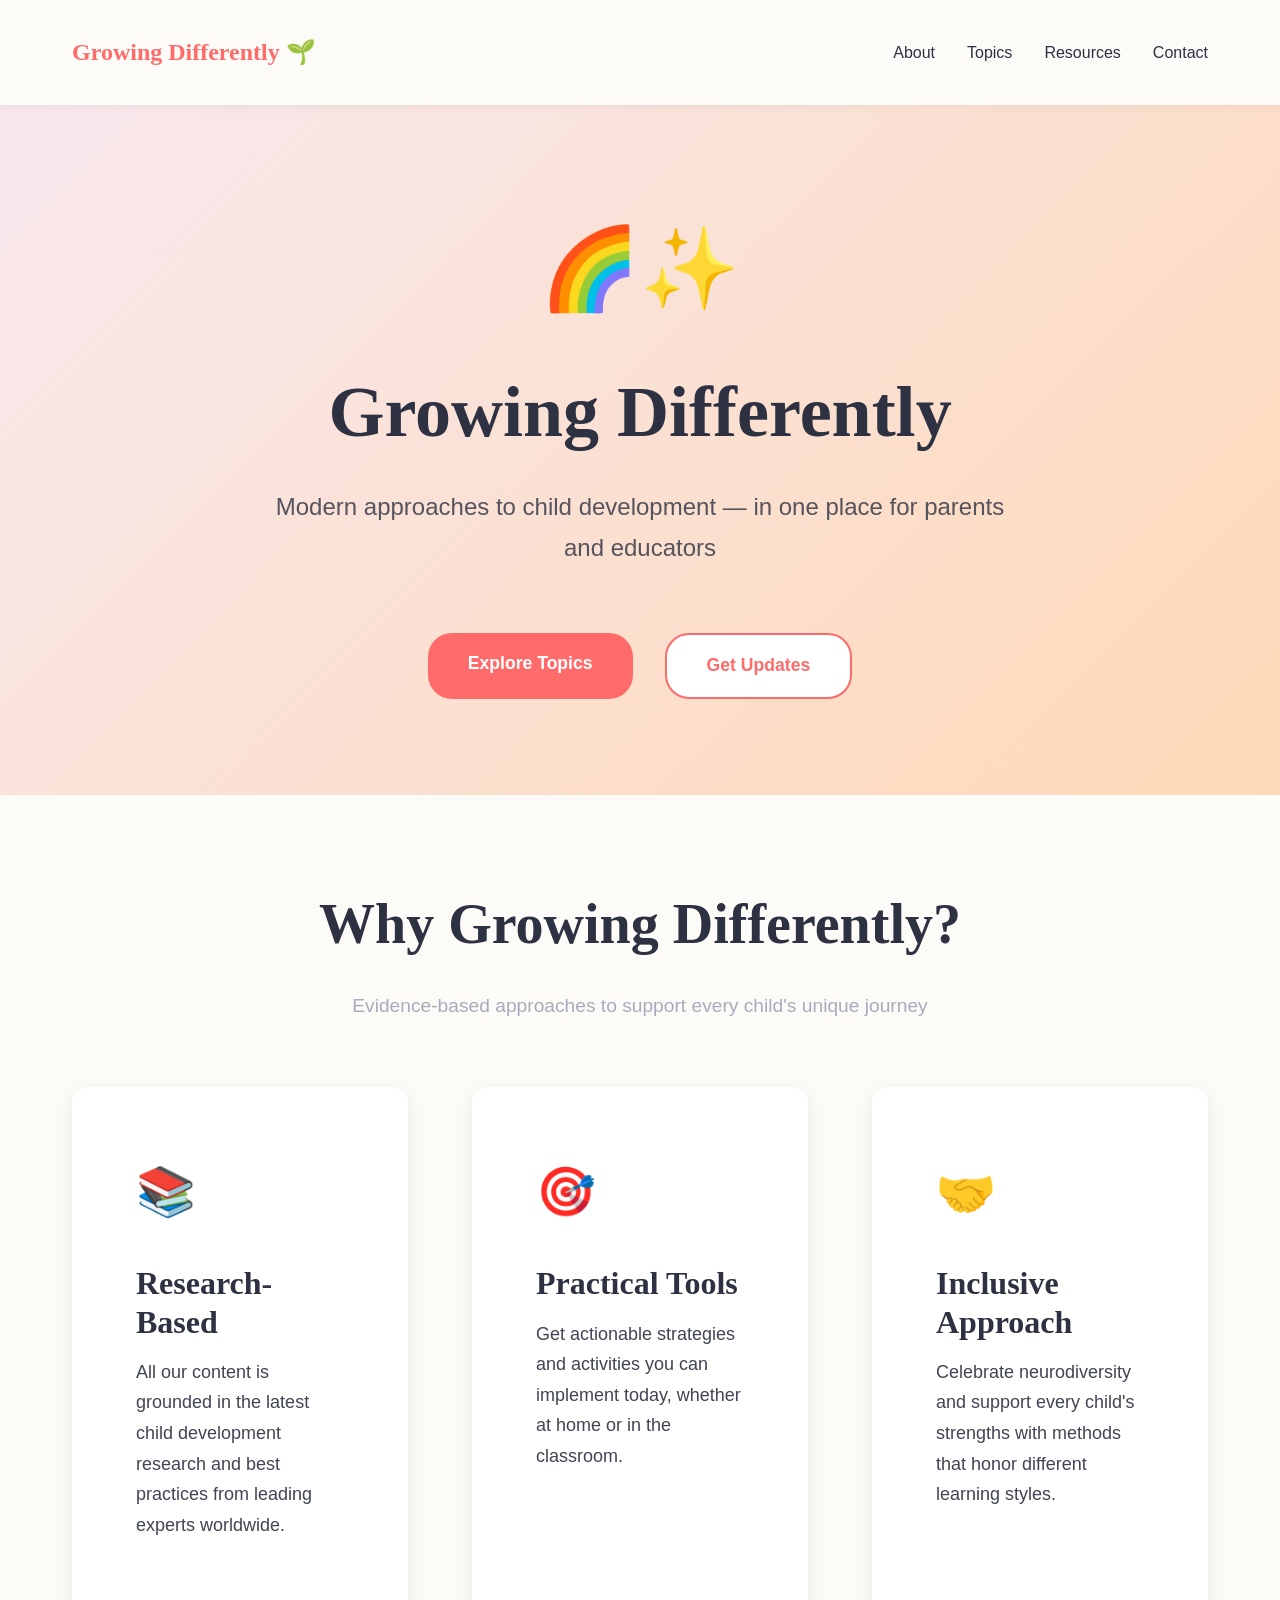
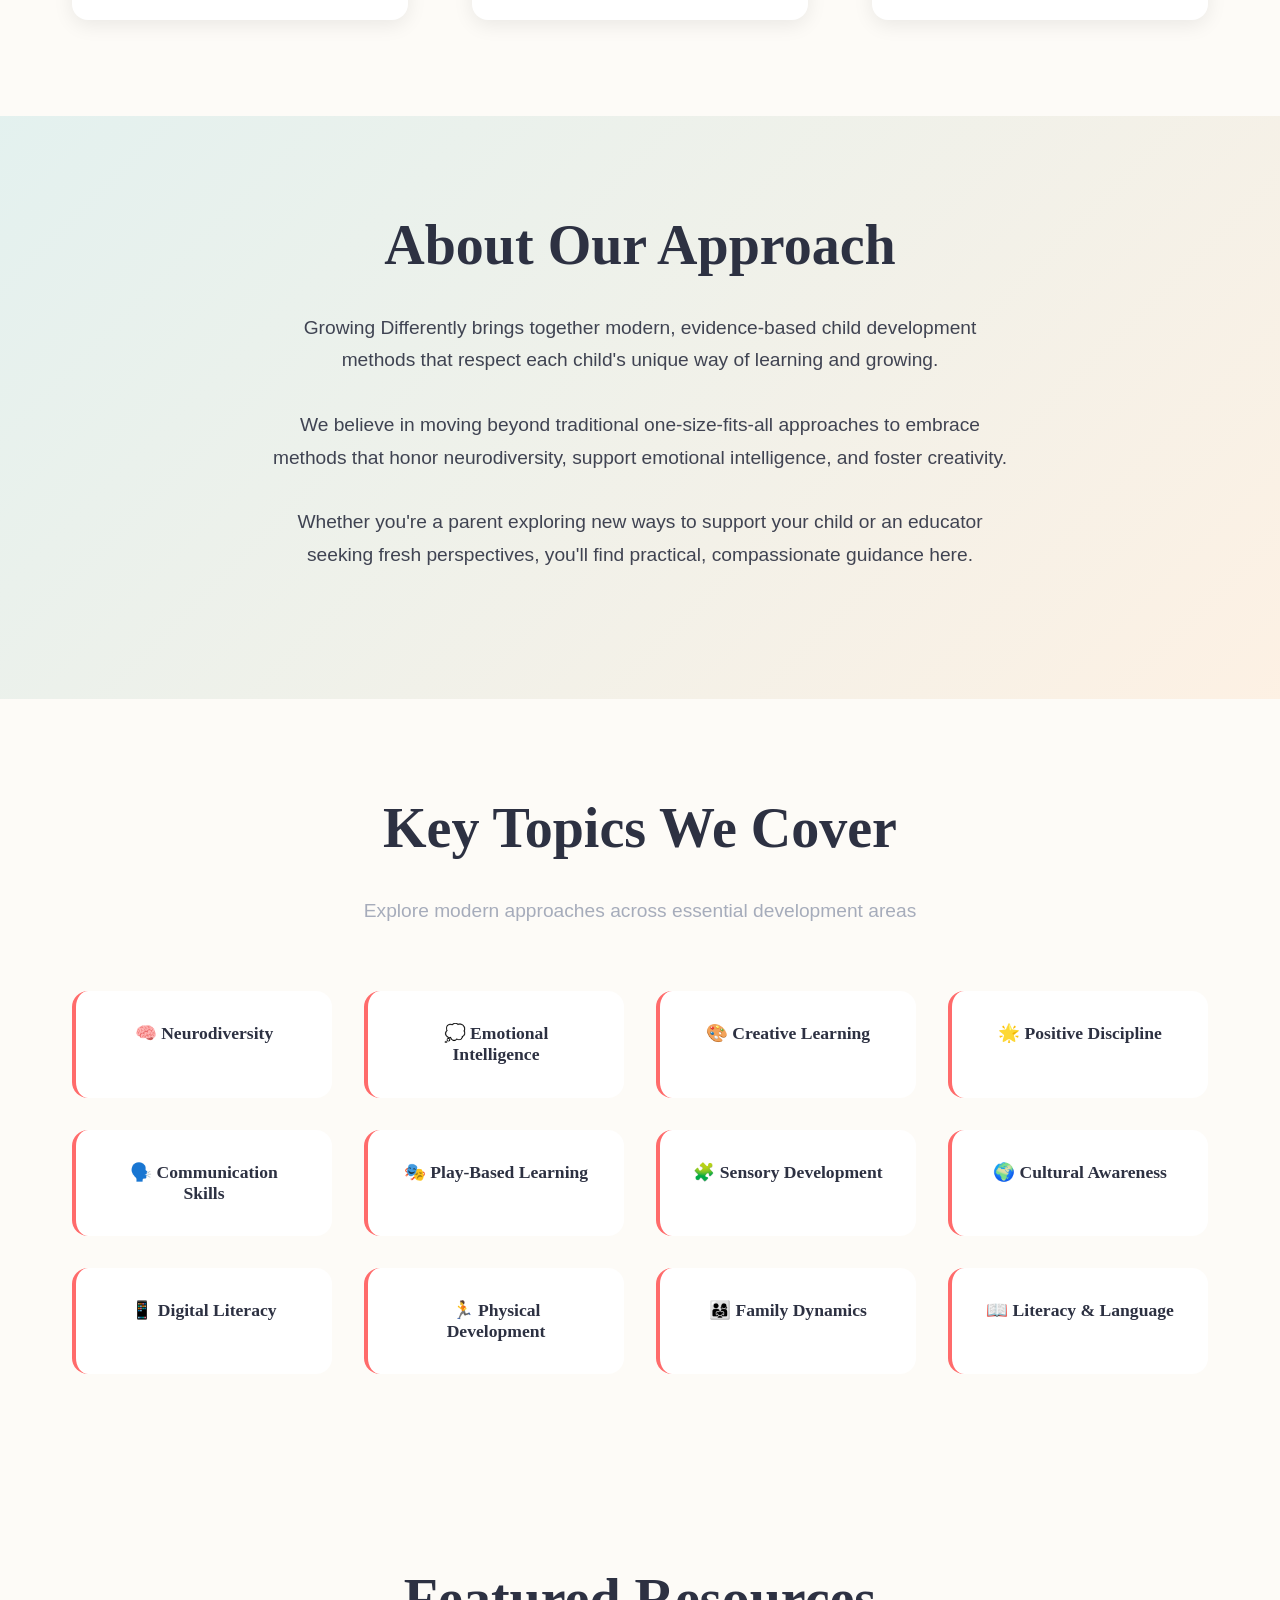
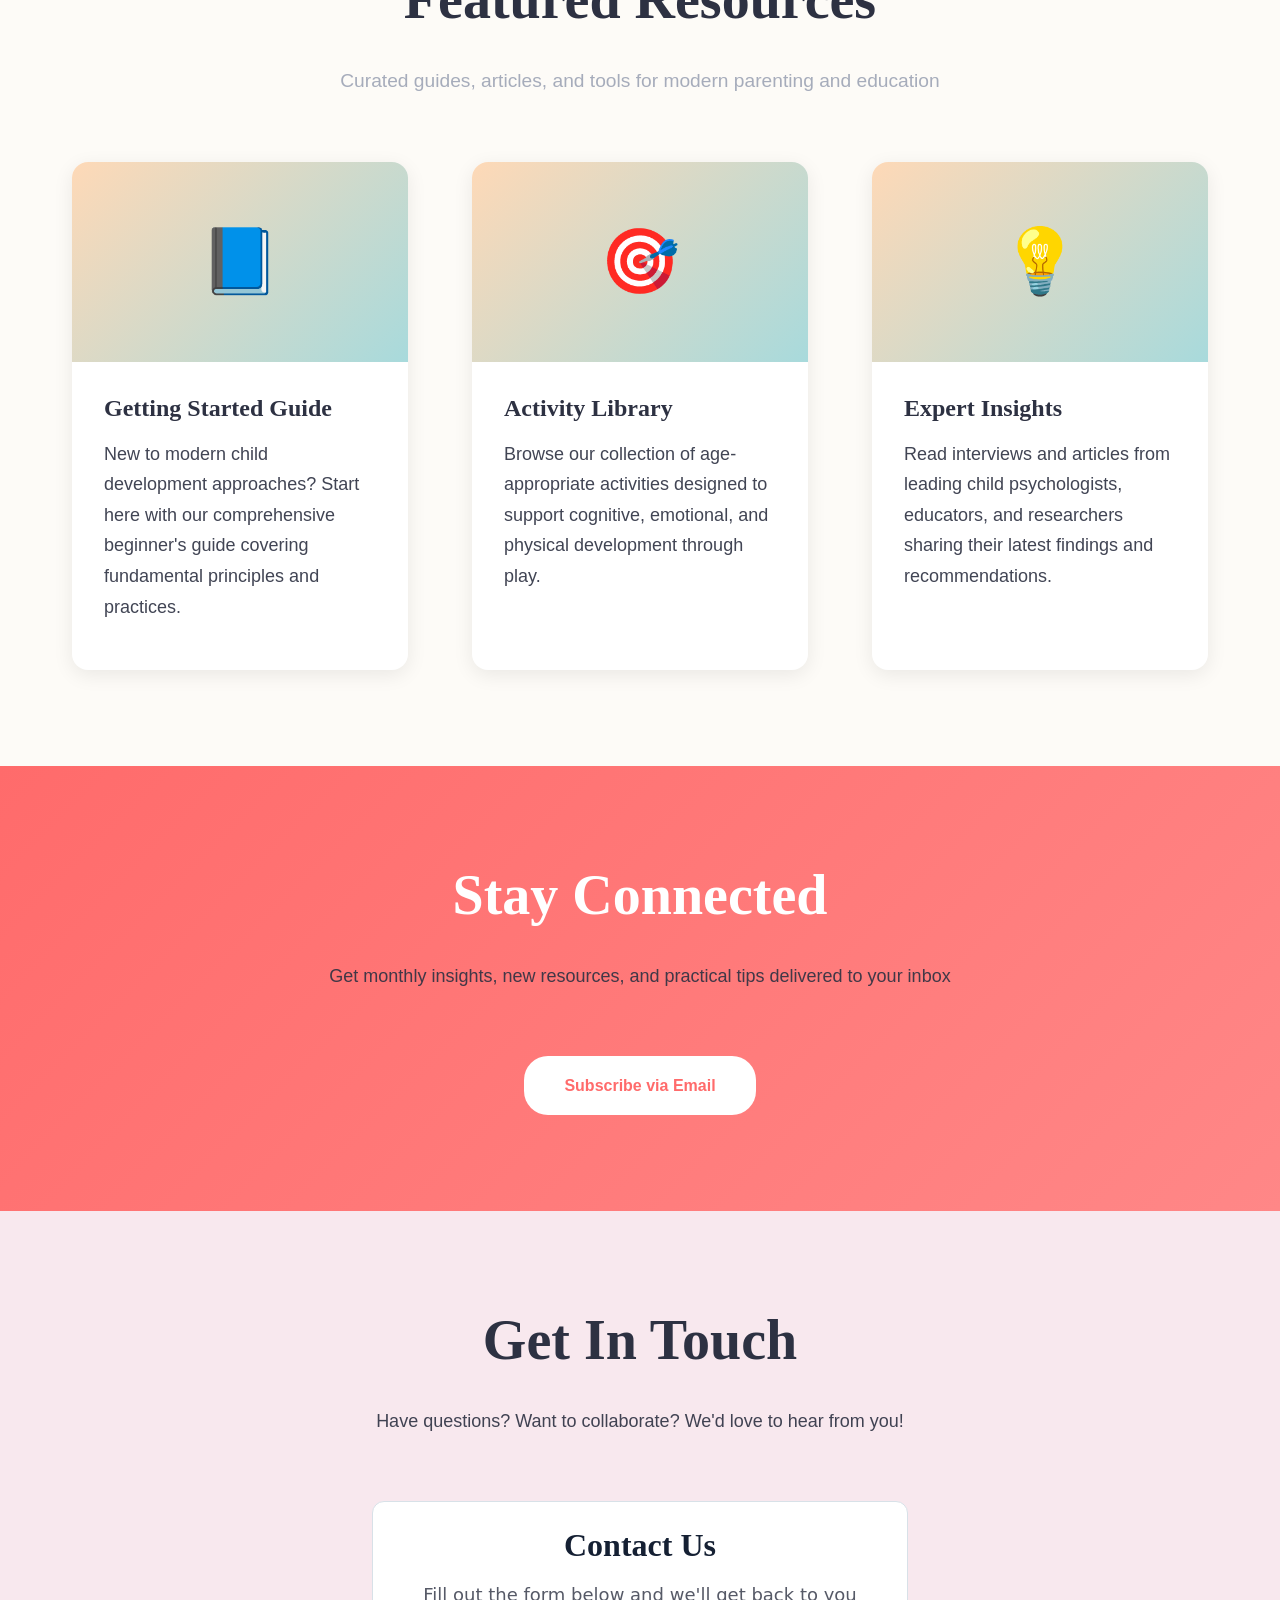
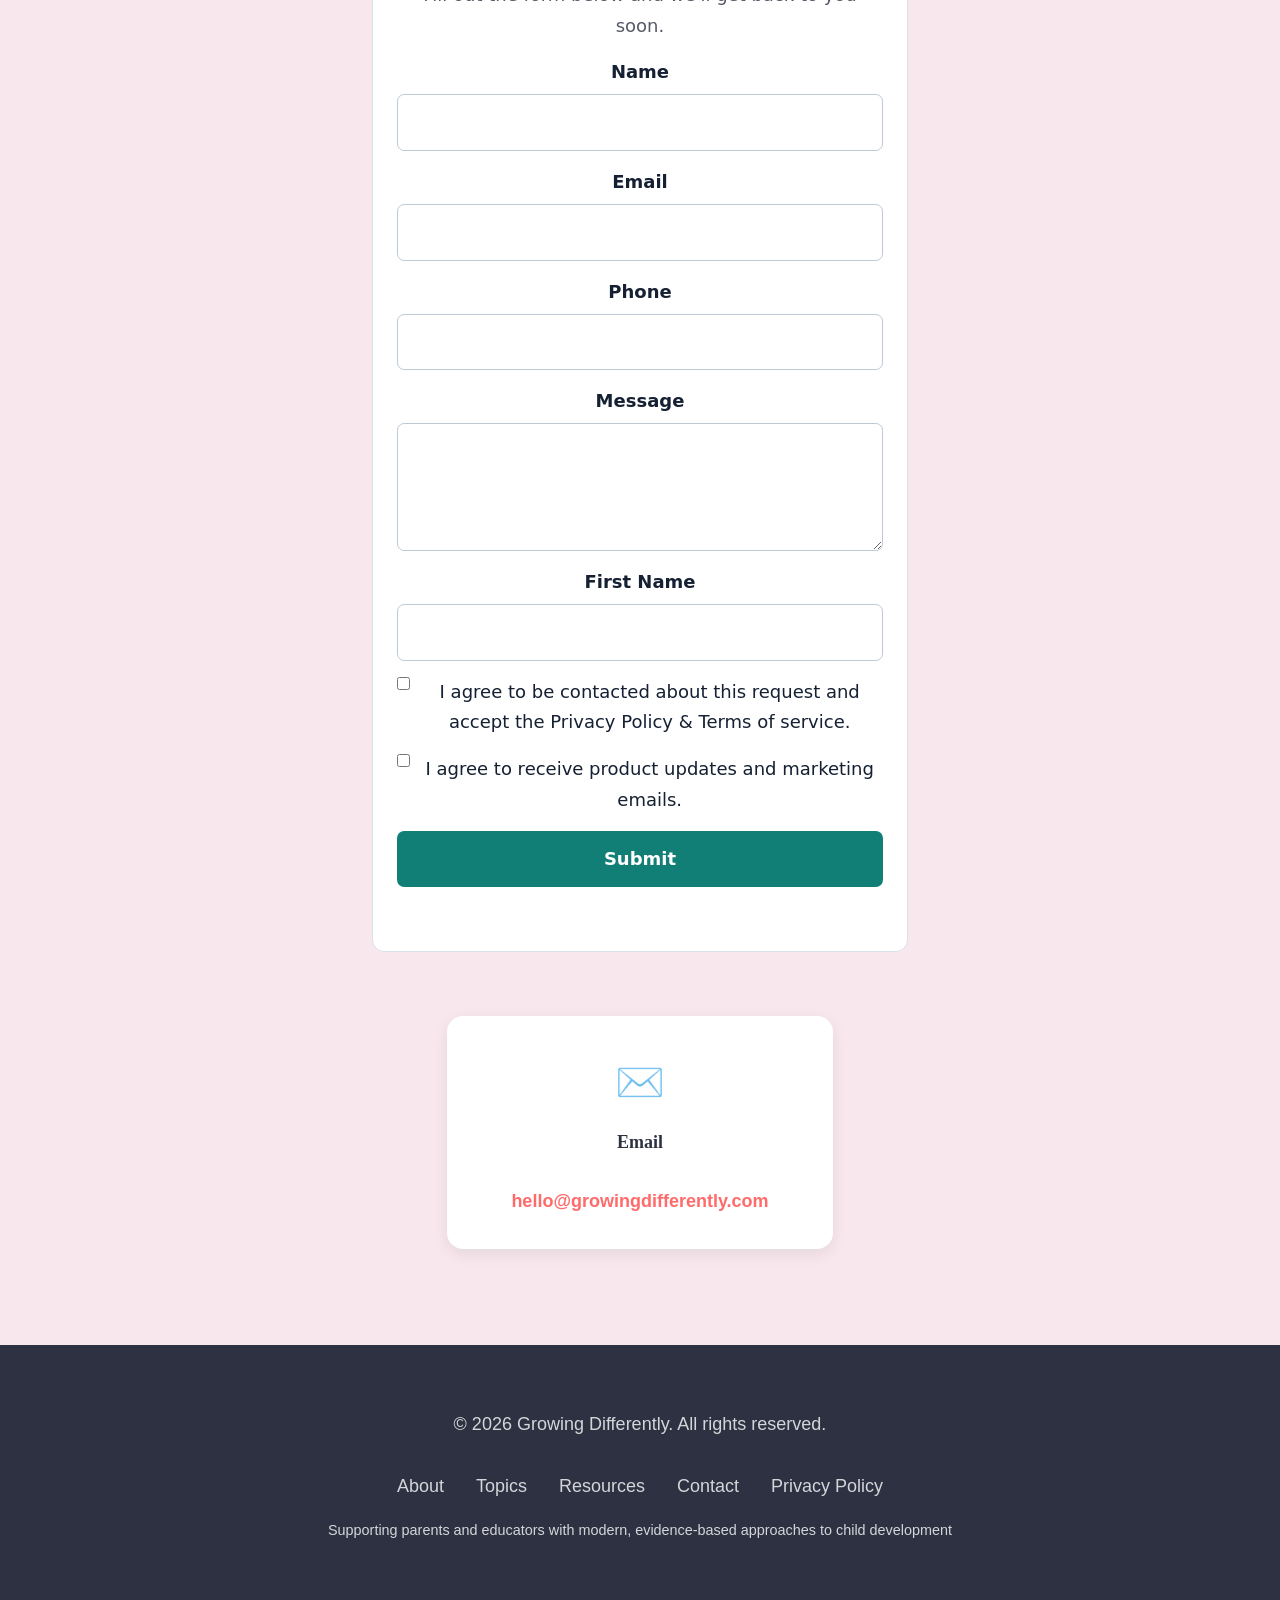
<file: index.html>
<!DOCTYPE html>
<html lang="en">
<head>
    <meta charset="UTF-8">
    <meta name="viewport" content="width=device-width, initial-scale=1.0">
    <title>Growing Differently - Modern Child Development</title>
    <meta name="description" content="Modern approaches to child development — in one place for parents and educators">

    <style>
        /* CSS Reset & Base Styles */
        * {
            margin: 0;
            padding: 0;
            box-sizing: border-box;
        }

        :root {
            /* Warm, friendly color palette */
            --color-primary: #FF6B6B;        /* Coral - bright accent */
            --color-secondary: #FED9B7;      /* Peach pastel */
            --color-tertiary: #F8E8EE;       /* Light pink pastel */
            --color-accent: #A8DADC;         /* Soft blue */
            --color-dark: #2D3142;           /* Deep navy for text */
            --color-light: #FDFBF7;          /* Warm white */
            --color-gray: #9DA4B5;           /* Soft gray */

            /* Typography */
            --font-primary: -apple-system, BlinkMacSystemFont, 'Segoe UI', Roboto, 'Helvetica Neue', Arial, sans-serif;
            --font-heading: 'Georgia', serif;

            /* Spacing */
            --spacing-xs: 0.5rem;
            --spacing-sm: 1rem;
            --spacing-md: 2rem;
            --spacing-lg: 4rem;
            --spacing-xl: 6rem;

            /* Border radius */
            --radius-sm: 8px;
            --radius-md: 16px;
            --radius-lg: 24px;
        }

        body {
            font-family: var(--font-primary);
            color: var(--color-dark);
            background-color: var(--color-light);
            line-height: 1.7;
            font-size: 18px;
        }

        /* Typography */
        h1, h2, h3, h4 {
            font-family: var(--font-heading);
            line-height: 1.2;
            margin-bottom: var(--spacing-md);
            font-weight: 600;
        }

        h1 {
            font-size: clamp(2.5rem, 6vw, 4.5rem);
            color: var(--color-dark);
        }

        h2 {
            font-size: clamp(2rem, 5vw, 3.5rem);
            color: var(--color-dark);
        }

        h3 {
            font-size: clamp(1.5rem, 4vw, 2rem);
        }

        p {
            margin-bottom: var(--spacing-sm);
            color: var(--color-dark);
            opacity: 0.9;
        }

        /* Container */
        .container {
            max-width: 1200px;
            margin: 0 auto;
            padding: 0 var(--spacing-md);
        }

        /* Header & Navigation */
        header {
            background-color: var(--color-light);
            padding: var(--spacing-md) 0;
            position: sticky;
            top: 0;
            z-index: 100;
            box-shadow: 0 2px 10px rgba(0,0,0,0.05);
        }

        nav {
            display: flex;
            justify-content: space-between;
            align-items: center;
        }

        .logo {
            font-size: 1.5rem;
            font-weight: 700;
            color: var(--color-primary);
            text-decoration: none;
            font-family: var(--font-heading);
        }

        .nav-links {
            display: flex;
            gap: var(--spacing-md);
            list-style: none;
        }

        .nav-links a {
            text-decoration: none;
            color: var(--color-dark);
            font-weight: 500;
            transition: color 0.3s ease;
            font-size: 1rem;
        }

        .nav-links a:hover {
            color: var(--color-primary);
        }

        /* Hero Section */
        .hero {
            padding: var(--spacing-xl) 0;
            background: linear-gradient(135deg, var(--color-tertiary) 0%, var(--color-secondary) 100%);
            text-align: center;
        }

        .hero-content {
            max-width: 800px;
            margin: 0 auto;
        }

        .tagline {
            font-size: clamp(1.2rem, 3vw, 1.5rem);
            color: var(--color-dark);
            opacity: 0.8;
            margin-bottom: var(--spacing-lg);
            font-weight: 400;
        }

        .hero-illustration {
            font-size: 5rem;
            margin-bottom: var(--spacing-md);
        }

        /* Buttons */
        .btn {
            display: inline-block;
            padding: 1rem 2.5rem;
            text-decoration: none;
            border-radius: var(--radius-lg);
            font-weight: 600;
            transition: all 0.3s ease;
            font-size: 1.1rem;
            border: none;
            cursor: pointer;
        }

        .btn-primary {
            background-color: var(--color-primary);
            color: white;
        }

        .btn-primary:hover {
            background-color: #ff5252;
            transform: translateY(-2px);
            box-shadow: 0 10px 25px rgba(255, 107, 107, 0.3);
        }

        .btn-secondary {
            background-color: white;
            color: var(--color-primary);
            border: 2px solid var(--color-primary);
        }

        .btn-secondary:hover {
            background-color: var(--color-primary);
            color: white;
        }

        .hero-buttons {
            display: flex;
            gap: var(--spacing-md);
            justify-content: center;
            flex-wrap: wrap;
        }

        /* Section Styles */
        section {
            padding: var(--spacing-xl) 0;
        }

        .section-header {
            text-align: center;
            margin-bottom: var(--spacing-lg);
        }

        .section-subtitle {
            font-size: 1.2rem;
            color: var(--color-gray);
            max-width: 600px;
            margin: 0 auto;
        }

        /* Features Grid */
        .features-grid {
            display: grid;
            grid-template-columns: repeat(auto-fit, minmax(280px, 1fr));
            gap: var(--spacing-lg);
            margin-top: var(--spacing-lg);
        }

        .feature-card {
            background: white;
            padding: var(--spacing-lg);
            border-radius: var(--radius-md);
            box-shadow: 0 5px 20px rgba(0,0,0,0.08);
            transition: transform 0.3s ease, box-shadow 0.3s ease;
        }

        .feature-card:hover {
            transform: translateY(-5px);
            box-shadow: 0 10px 30px rgba(0,0,0,0.12);
        }

        .feature-icon {
            font-size: 3rem;
            margin-bottom: var(--spacing-md);
        }

        .feature-card h3 {
            margin-bottom: var(--spacing-sm);
        }

        /* About Section */
        .about {
            background-color: var(--color-accent);
            background: linear-gradient(135deg, rgba(168, 218, 220, 0.3) 0%, rgba(253, 217, 183, 0.3) 100%);
        }

        .about-content {
            max-width: 800px;
            margin: 0 auto;
            text-align: center;
        }

        .about-content p {
            font-size: 1.2rem;
            margin-bottom: var(--spacing-md);
        }

        /* Topics Section */
        .topics-grid {
            display: grid;
            grid-template-columns: repeat(auto-fit, minmax(250px, 1fr));
            gap: var(--spacing-md);
            margin-top: var(--spacing-lg);
        }

        .topic-tag {
            background: white;
            padding: var(--spacing-md);
            border-radius: var(--radius-md);
            text-align: center;
            border-left: 4px solid var(--color-primary);
            transition: all 0.3s ease;
        }

        .topic-tag:hover {
            background: var(--color-tertiary);
            transform: scale(1.05);
        }

        .topic-tag h4 {
            margin: 0;
            color: var(--color-dark);
            font-size: 1.1rem;
        }

        /* Resources Section */
        .resource-cards {
            display: grid;
            grid-template-columns: repeat(auto-fit, minmax(320px, 1fr));
            gap: var(--spacing-lg);
            margin-top: var(--spacing-lg);
        }

        .resource-card {
            background: white;
            border-radius: var(--radius-md);
            overflow: hidden;
            box-shadow: 0 5px 20px rgba(0,0,0,0.08);
            transition: transform 0.3s ease;
        }

        .resource-card:hover {
            transform: translateY(-5px);
        }

        .resource-image {
            width: 100%;
            height: 200px;
            background: linear-gradient(135deg, var(--color-secondary), var(--color-accent));
            display: flex;
            align-items: center;
            justify-content: center;
            font-size: 4rem;
        }

        .resource-content {
            padding: var(--spacing-md);
        }

        .resource-card h3 {
            margin-bottom: var(--spacing-sm);
            font-size: 1.5rem;
        }

        /* Newsletter Section */
        .newsletter {
            background: linear-gradient(135deg, var(--color-primary) 0%, #ff8787 100%);
            color: white;
            text-align: center;
        }

        .newsletter h2 {
            color: white;
        }

        .newsletter-form {
            max-width: 500px;
            margin: var(--spacing-lg) auto 0;
            display: flex;
            gap: var(--spacing-sm);
            flex-wrap: wrap;
            justify-content: center;
        }

        .newsletter-form input {
            flex: 1;
            min-width: 250px;
            padding: 1rem 1.5rem;
            border: none;
            border-radius: var(--radius-lg);
            font-size: 1rem;
            font-family: var(--font-primary);
        }

        .newsletter-form input:focus {
            outline: 3px solid rgba(255, 255, 255, 0.5);
        }

        .btn-newsletter {
            background-color: white;
            color: var(--color-primary);
            padding: 1rem 2.5rem;
            border: none;
            border-radius: var(--radius-lg);
            font-weight: 600;
            font-size: 1rem;
            cursor: pointer;
            transition: all 0.3s ease;
        }

        .btn-newsletter:hover {
            transform: translateY(-2px);
            box-shadow: 0 10px 25px rgba(0,0,0,0.2);
        }

        /* Contact Section */
        .contact {
            background-color: var(--color-tertiary);
        }

        .contact-content {
            max-width: 600px;
            margin: 0 auto;
            text-align: center;
        }

        .contact-methods {
            display: flex;
            gap: var(--spacing-md);
            justify-content: center;
            margin-top: var(--spacing-lg);
            flex-wrap: wrap;
        }

        .contact-card {
            background: white;
            padding: var(--spacing-md) var(--spacing-lg);
            border-radius: var(--radius-md);
            text-align: center;
            min-width: 200px;
            box-shadow: 0 5px 15px rgba(0,0,0,0.08);
        }

        .contact-icon {
            font-size: 2.5rem;
            margin-bottom: var(--spacing-sm);
        }

        .contact-card a {
            color: var(--color-primary);
            text-decoration: none;
            font-weight: 600;
        }

        .contact-card a:hover {
            text-decoration: underline;
        }

        /* Footer */
        footer {
            background-color: var(--color-dark);
            color: white;
            padding: var(--spacing-lg) 0;
            text-align: center;
        }

        footer p {
            color: white;
            opacity: 0.8;
        }

        .footer-links {
            display: flex;
            gap: var(--spacing-md);
            justify-content: center;
            margin-top: var(--spacing-md);
            flex-wrap: wrap;
        }

        .footer-links a {
            color: white;
            text-decoration: none;
            opacity: 0.8;
            transition: opacity 0.3s ease;
        }

        .footer-links a:hover {
            opacity: 1;
        }

        /* Responsive Design */
        @media (max-width: 768px) {
            .nav-links {
                gap: var(--spacing-sm);
            }

            .nav-links a {
                font-size: 0.9rem;
            }

            section {
                padding: var(--spacing-lg) 0;
            }

            .hero {
                padding: var(--spacing-lg) 0;
            }

            .newsletter-form {
                flex-direction: column;
            }

            .newsletter-form input {
                min-width: 100%;
            }

            .hero-buttons {
                flex-direction: column;
                align-items: center;
            }

            .btn {
                width: 100%;
                max-width: 300px;
            }
        }

        /* Smooth Scrolling */
        html {
            scroll-behavior: smooth;
        }

        /* Animation */
        @keyframes fadeInUp {
            from {
                opacity: 0;
                transform: translateY(30px);
            }
            to {
                opacity: 1;
                transform: translateY(0);
            }
        }

        .fade-in {
            animation: fadeInUp 0.8s ease-out;
        }

        /* Hosted Form Styles */
        .hosted-form {
            display: grid;
            gap: 1rem;
            max-width: 42rem;
            padding: 1.5rem;
            border: 1px solid #d8e1e8;
            border-radius: 0.75rem;
            font-family: system-ui, sans-serif;
            color: #152033;
            background: #fff;
            margin: var(--spacing-lg) auto 0;
        }
        .hosted-form label { display: grid; gap: 0.4rem; font-weight: 600; }
        .hosted-form input, .hosted-form textarea, .hosted-form select {
            padding: 0.75rem; border: 1px solid #bcc9d4; border-radius: 0.45rem; font: inherit;
        }
        .hosted-form textarea { min-height: 8rem; resize: vertical; }
        .hosted-form button {
            padding: 0.8rem 1.2rem; border: 0; border-radius: 0.45rem;
            color: #fff; background: #117f75; font: inherit; font-weight: 700; cursor: pointer;
        }
        .hosted-form button:disabled { cursor: wait; opacity: 0.65; }
        .hosted-form__consent { grid-template-columns: auto 1fr; align-items: start; font-weight: 400 !important; }
        .hosted-form__status { min-height: 1.5rem; margin: 0; }
        .hosted-form__status[data-state="error"] { color: #b42318; }
    </style>
</head>
<body>
    <!-- Header -->
    <header>
        <nav class="container">
            <a href="#" class="logo">Growing Differently 🌱</a>
            <ul class="nav-links">
                <li><a href="#about">About</a></li>
                <li><a href="#topics">Topics</a></li>
                <li><a href="#resources">Resources</a></li>
                <li><a href="#contact">Contact</a></li>
            </ul>
        </nav>
    </header>

    <!-- Hero Section -->
    <section class="hero">
        <div class="container hero-content fade-in">
            <div class="hero-illustration">🌈✨</div>
            <h1>Growing Differently</h1>
            <p class="tagline">Modern approaches to child development — in one place for parents and educators</p>
            <div class="hero-buttons">
                <a href="#topics" class="btn btn-primary">Explore Topics</a>
                <a href="#newsletter" class="btn btn-secondary">Get Updates</a>
            </div>
        </div>
    </section>

    <!-- Features Section -->
    <section id="features">
        <div class="container">
            <div class="section-header">
                <h2>Why Growing Differently?</h2>
                <p class="section-subtitle">Evidence-based approaches to support every child's unique journey</p>
            </div>
            <div class="features-grid">
                <div class="feature-card">
                    <div class="feature-icon">📚</div>
                    <h3>Research-Based</h3>
                    <p>All our content is grounded in the latest child development research and best practices from leading experts worldwide.</p>
                </div>
                <div class="feature-card">
                    <div class="feature-icon">🎯</div>
                    <h3>Practical Tools</h3>
                    <p>Get actionable strategies and activities you can implement today, whether at home or in the classroom.</p>
                </div>
                <div class="feature-card">
                    <div class="feature-icon">🤝</div>
                    <h3>Inclusive Approach</h3>
                    <p>Celebrate neurodiversity and support every child's strengths with methods that honor different learning styles.</p>
                </div>
            </div>
        </div>
    </section>

    <!-- About Section -->
    <section id="about" class="about">
        <div class="container about-content">
            <h2>About Our Approach</h2>
            <p>Growing Differently brings together modern, evidence-based child development methods that respect each child's unique way of learning and growing.</p>
            <p>We believe in moving beyond traditional one-size-fits-all approaches to embrace methods that honor neurodiversity, support emotional intelligence, and foster creativity.</p>
            <p>Whether you're a parent exploring new ways to support your child or an educator seeking fresh perspectives, you'll find practical, compassionate guidance here.</p>
        </div>
    </section>

    <!-- Topics Section -->
    <section id="topics">
        <div class="container">
            <div class="section-header">
                <h2>Key Topics We Cover</h2>
                <p class="section-subtitle">Explore modern approaches across essential development areas</p>
            </div>
            <div class="topics-grid">
                <div class="topic-tag">
                    <h4>🧠 Neurodiversity</h4>
                </div>
                <div class="topic-tag">
                    <h4>💭 Emotional Intelligence</h4>
                </div>
                <div class="topic-tag">
                    <h4>🎨 Creative Learning</h4>
                </div>
                <div class="topic-tag">
                    <h4>🌟 Positive Discipline</h4>
                </div>
                <div class="topic-tag">
                    <h4>🗣️ Communication Skills</h4>
                </div>
                <div class="topic-tag">
                    <h4>🎭 Play-Based Learning</h4>
                </div>
                <div class="topic-tag">
                    <h4>🧩 Sensory Development</h4>
                </div>
                <div class="topic-tag">
                    <h4>🌍 Cultural Awareness</h4>
                </div>
                <div class="topic-tag">
                    <h4>📱 Digital Literacy</h4>
                </div>
                <div class="topic-tag">
                    <h4>🏃 Physical Development</h4>
                </div>
                <div class="topic-tag">
                    <h4>👨‍👩‍👧 Family Dynamics</h4>
                </div>
                <div class="topic-tag">
                    <h4>📖 Literacy & Language</h4>
                </div>
            </div>
        </div>
    </section>

    <!-- Resources Section -->
    <section id="resources">
        <div class="container">
            <div class="section-header">
                <h2>Featured Resources</h2>
                <p class="section-subtitle">Curated guides, articles, and tools for modern parenting and education</p>
            </div>
            <div class="resource-cards">
                <div class="resource-card">
                    <div class="resource-image">📘</div>
                    <div class="resource-content">
                        <h3>Getting Started Guide</h3>
                        <p>New to modern child development approaches? Start here with our comprehensive beginner's guide covering fundamental principles and practices.</p>
                    </div>
                </div>
                <div class="resource-card">
                    <div class="resource-image">🎯</div>
                    <div class="resource-content">
                        <h3>Activity Library</h3>
                        <p>Browse our collection of age-appropriate activities designed to support cognitive, emotional, and physical development through play.</p>
                    </div>
                </div>
                <div class="resource-card">
                    <div class="resource-image">💡</div>
                    <div class="resource-content">
                        <h3>Expert Insights</h3>
                        <p>Read interviews and articles from leading child psychologists, educators, and researchers sharing their latest findings and recommendations.</p>
                    </div>
                </div>
            </div>
        </div>
    </section>

    <!-- Newsletter Section -->
    <section id="newsletter" class="newsletter">
        <div class="container">
            <h2>Stay Connected</h2>
            <p>Get monthly insights, new resources, and practical tips delivered to your inbox</p>

            <!-- Option 1: Mailto link (simple approach) -->
            <div class="newsletter-form">
                <a href="mailto:hello@growingdifferently.com?subject=Subscribe to Newsletter&body=Please subscribe me to the Growing Differently newsletter.%0D%0A%0D%0AName:%0D%0AEmail:" class="btn btn-newsletter">Subscribe via Email</a>
            </div>

            <!-- Option 2: Embedded Google Form (uncomment and replace with your Google Form embed code)
            <div class="newsletter-form">
                <iframe src="YOUR_GOOGLE_FORM_EMBED_URL" width="100%" height="400" frameborder="0" marginheight="0" marginwidth="0">Loading…</iframe>
            </div>
            -->

            <!-- Option 3: Tally Form (uncomment and replace with your Tally form embed code)
            <div class="newsletter-form">
                <iframe data-tally-src="YOUR_TALLY_FORM_URL" width="100%" height="400" frameborder="0" marginheight="0" marginwidth="0" title="Newsletter Signup"></iframe>
                <script>var d=document,w="https://tally.so/widgets/embed.js",v=function(){"undefined"!=typeof Tally?Tally.loadEmbeds():d.querySelectorAll("iframe[data-tally-src]:not([src])").forEach((function(e){e.src=e.dataset.tallySrc}))};if("undefined"!=typeof Tally)v();else if(d.querySelector('script[src="'+w+'"]')==null){var s=d.createElement("script");s.src=w,s.onload=v,s.onerror=v,d.body.appendChild(s);}</script>
            </div>
            -->
        </div>
    </section>

    <!-- Contact Section -->
    <section id="contact" class="contact">
        <div class="container contact-content">
            <h2>Get In Touch</h2>
            <p>Have questions? Want to collaborate? We'd love to hear from you!</p>

            <!-- Integrated Contact Form -->
            <form id="hosted-form-01a038dc-a3ca-75b4-a84e-0d6e312ed189" class="hosted-form">
                <h3 style="margin: 0;">Contact Us</h3>
                <p style="margin: 0; opacity: 0.8;">Fill out the form below and we'll get back to you soon.</p>
                <label>Name
                    <input type="text" name="displayName" data-field-type="text" required>
                </label>
                <label>Email
                    <input type="email" name="email" data-field-type="email" required>
                </label>
                <label>Phone
                    <input type="text" name="phone" data-field-type="phone">
                </label>
                <label>Message
                    <textarea name="message" data-field-type="textarea" required></textarea>
                </label>
                <label>First Name
                    <input type="text" name="FirstName" data-field-type="text">
                </label>
                <label class="hosted-form__consent">
                    <input type="checkbox" name="consent-0" data-consent-types="toc,contact" required>
                    <span>I agree to be contacted about this request and accept the Privacy Policy & Terms of service.</span>
                </label>
                <label class="hosted-form__consent">
                    <input type="checkbox" name="consent-1" data-consent-types="marketing_emails">
                    <span>I agree to receive product updates and marketing emails.</span>
                </label>
                <button type="submit">Submit</button>
                <p class="hosted-form__status" role="status" aria-live="polite"></p>
            </form>

            <div class="contact-methods">
                <div class="contact-card">
                    <div class="contact-icon">✉️</div>
                    <h4>Email</h4>
                    <a href="mailto:hello@growingdifferently.com">hello@growingdifferently.com</a>
                </div>
            </div>
        </div>
    </section>

    <!-- Footer -->
    <footer>
        <div class="container">
            <p>&copy; 2026 Growing Differently. All rights reserved.</p>
            <div class="footer-links">
                <a href="#about">About</a>
                <a href="#topics">Topics</a>
                <a href="#resources">Resources</a>
                <a href="#contact">Contact</a>
                <a href="mailto:hello@growingdifferently.com">Privacy Policy</a>
            </div>
            <p style="margin-top: 1rem; font-size: 0.9rem;">
                Supporting parents and educators with modern, evidence-based approaches to child development
            </p>
        </div>
    </footer>

    <script>
        // Simple scroll animation
        const observerOptions = {
            threshold: 0.1,
            rootMargin: '0px 0px -50px 0px'
        };

        const observer = new IntersectionObserver(function(entries) {
            entries.forEach(entry => {
                if (entry.isIntersecting) {
                    entry.target.style.opacity = '1';
                    entry.target.style.transform = 'translateY(0)';
                }
            });
        }, observerOptions);

        // Animate cards on scroll
        document.querySelectorAll('.feature-card, .resource-card, .topic-tag').forEach(el => {
            el.style.opacity = '0';
            el.style.transform = 'translateY(30px)';
            el.style.transition = 'opacity 0.6s ease-out, transform 0.6s ease-out';
            observer.observe(el);
        });

        // Smooth scroll for navigation links
        document.querySelectorAll('a[href^="#"]').forEach(anchor => {
            anchor.addEventListener('click', function (e) {
                e.preventDefault();
                const target = document.querySelector(this.getAttribute('href'));
                if (target) {
                    target.scrollIntoView({
                        behavior: 'smooth',
                        block: 'start'
                    });
                }
            });
        });

        // Hosted Form Handler
        (() => {
            const form = document.getElementById("hosted-form-01a038dc-a3ca-75b4-a84e-0d6e312ed189");
            const endpoint = "https://forms-api-d.aimix.io/v1/submissions";
            const status = form.querySelector('.hosted-form__status');

            form.addEventListener('submit', async (event) => {
                event.preventDefault();
                const button = form.querySelector('button[type="submit"]');
                const data = new FormData(form);
                const controls = [...form.querySelectorAll('[data-field-type]')];
                const emailControl = controls.find(control => control.type === 'email' || control.name === 'email');
                const phoneControl = controls.find(control => control.type === 'tel' || control.name === 'phone');
                const email = emailControl ? String(data.get(emailControl.name) || '').trim() : '';
                const phone = phoneControl ? String(data.get(phoneControl.name) || '').trim() : '';

                if (!email && !phone) {
                    status.textContent = 'This form requires an email or phone field.';
                    status.dataset.state = 'error';
                    return;
                }

                const consents = [...form.querySelectorAll('[data-consent-types]:checked')].flatMap(control =>
                    control.dataset.consentTypes.split(',').filter(Boolean).map(consentType => ({
                        consentType,
                        status: 'granted',
                        grantedAt: new Date().toISOString(),
                        consentText: control.parentElement.innerText.trim(),
                    }))
                );
                const payload = {
                    formId: "01a038dc-a3ca-75b4-a84e-0d6e312ed189",
                    contact: email ? { email } : { phone: { number: phone, country: 'ZZ' } },
                    formData: { fields: controls.map(control => ({
                        fieldId: control.name,
                        fieldType: control.dataset.fieldType,
                        value: control.type === 'checkbox' ? control.checked : String(data.get(control.name) || ''),
                    })) },
                    consents,
                };

                button.disabled = true;
                status.textContent = 'Sending…';
                delete status.dataset.state;
                try {
                    const response = await window['fetch'](endpoint, {
                        method: 'POST',
                        headers: {
                            'content-type': 'application/json'
                        },
                        body: JSON.stringify(payload),
                    });
                    if (!response.ok) throw new Error((await response.json().catch(() => null))?.message || 'Submission failed');
                    form.reset();
                    status.textContent = 'Thank you. Your response has been received.';
                } catch (error) {
                    status.textContent = error instanceof Error ? error.message : 'Submission failed';
                    status.dataset.state = 'error';
                } finally {
                    button.disabled = false;
                }
            });
        })();
    </script>
</body>
</html>
</file>
